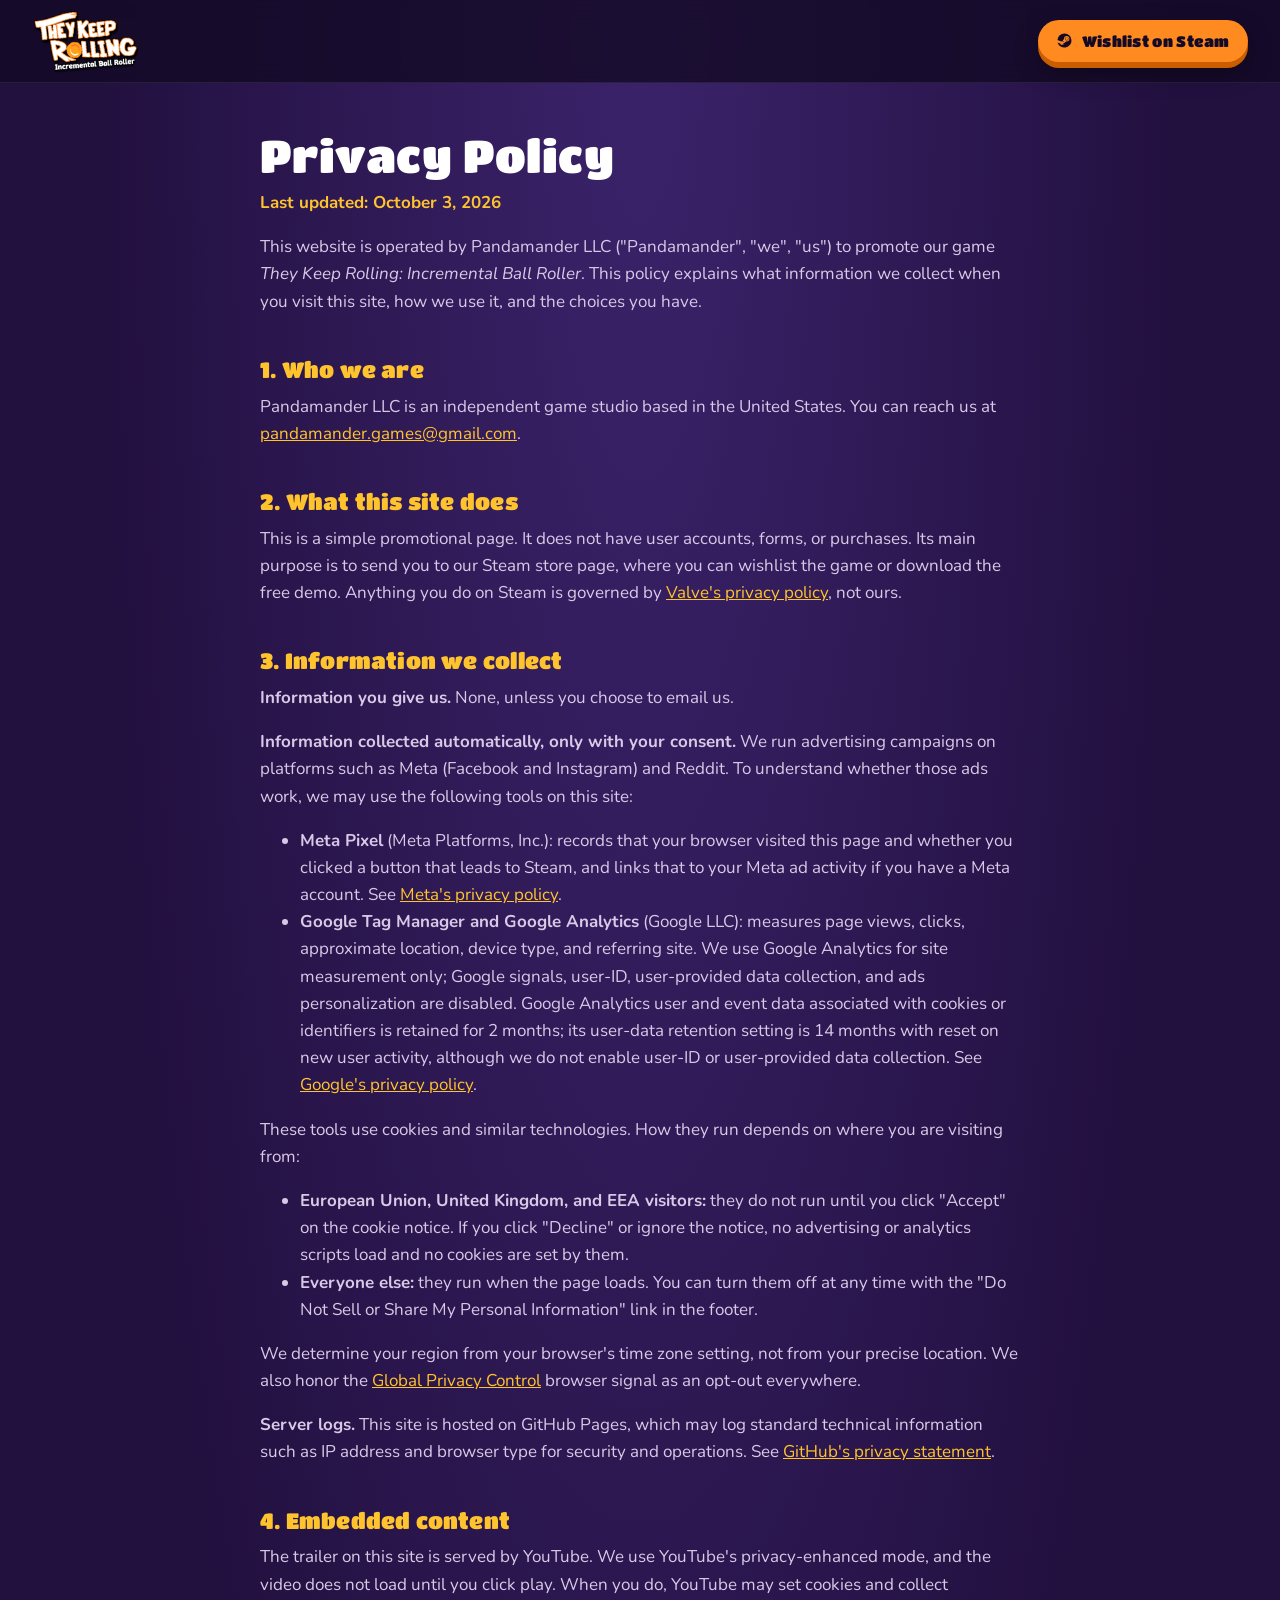
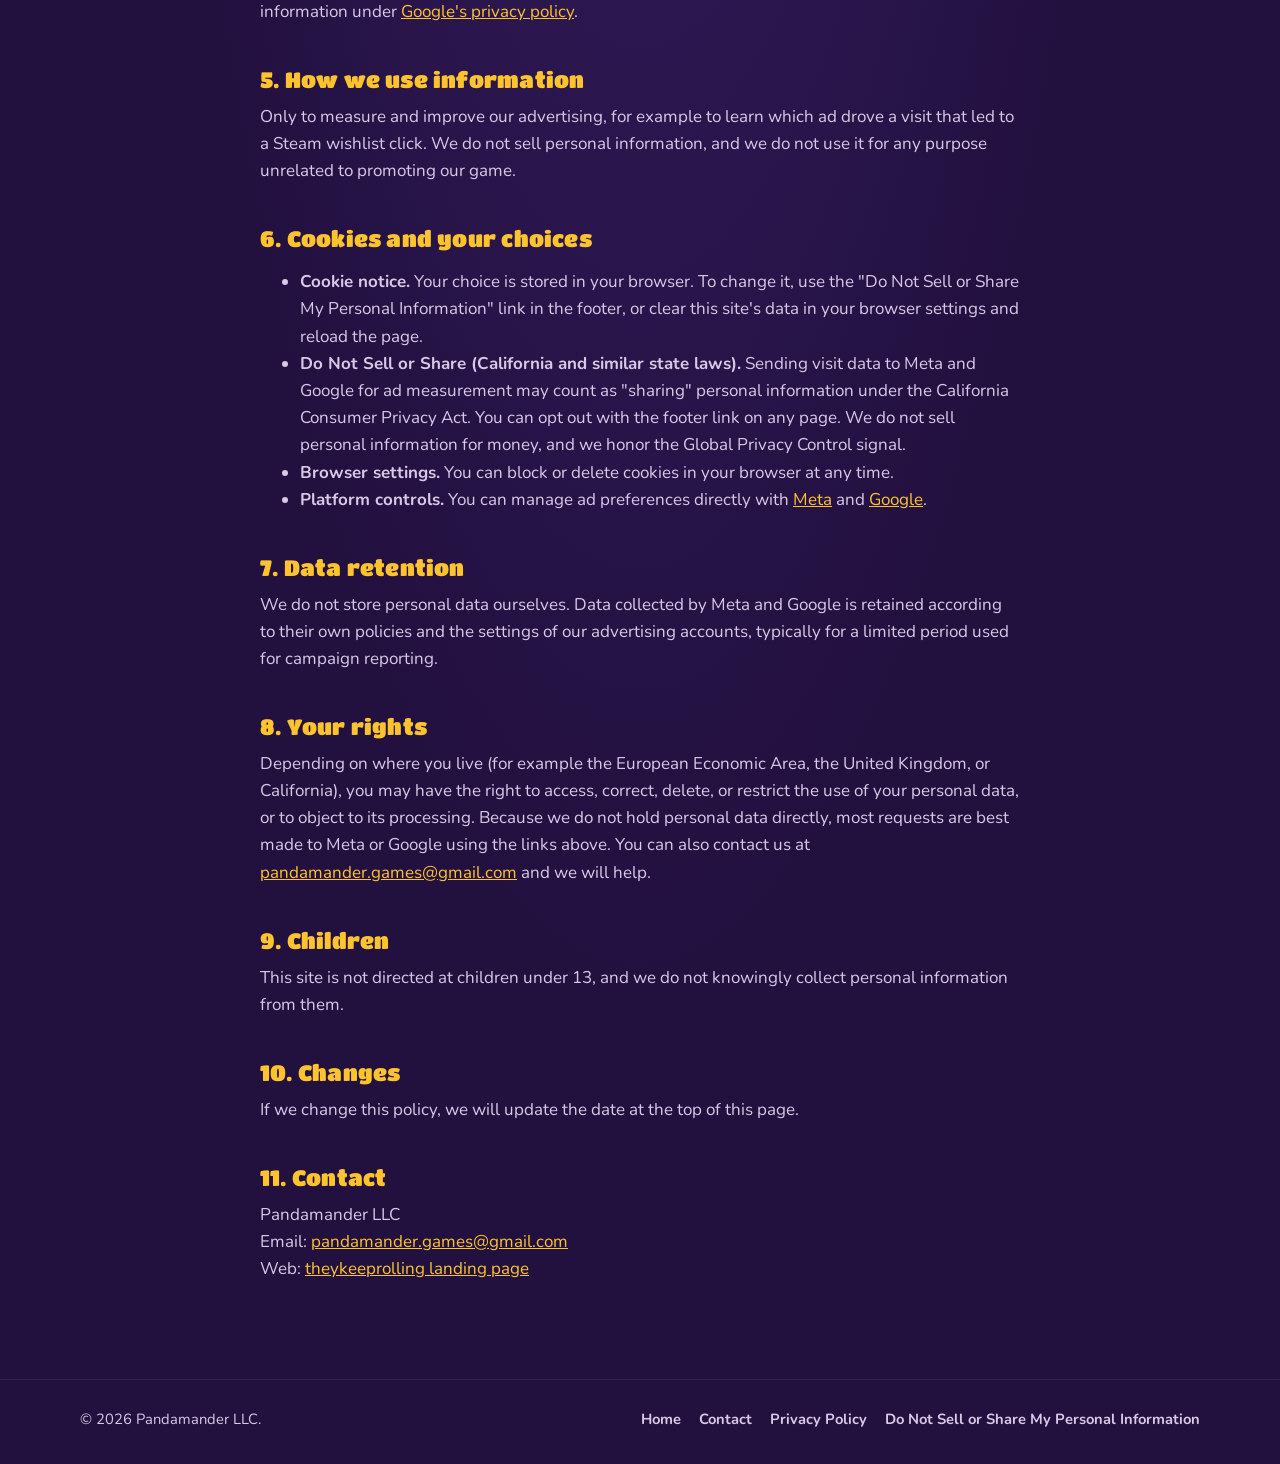
<file: privacy.html>
<!doctype html>
<html lang="en">
<head>
  <meta charset="utf-8">
  <meta name="viewport" content="width=device-width, initial-scale=1">
  <title>Privacy Policy | They Keep Rolling</title>
  <meta name="robots" content="noindex">
  <link rel="icon" href="assets/favicon.png" type="image/png">
  <link rel="preconnect" href="https://fonts.googleapis.com">
  <link rel="preconnect" href="https://fonts.gstatic.com" crossorigin>
  <link href="https://fonts.googleapis.com/css2?family=Titan+One&family=Nunito:wght@400;700;800&display=swap" rel="stylesheet">
  <link rel="stylesheet" href="styles.css">
  <style>
    .legal { width: min(760px, 92%); margin: 0 auto; padding: 48px 0 80px; }
    .legal h1 { font-family: var(--display); font-size: clamp(2rem, 5vw, 2.8rem); color: #fff; margin-bottom: .2em; }
    .legal h2 { font-size: 1.35rem; margin-top: 2em; color: var(--gold); text-shadow: none; }
    .legal p, .legal li { color: var(--cream-dim); }
    .legal .updated { color: var(--gold); font-weight: 700; }
    .legal a { color: var(--gold); }
  </style>
</head>
<body>
  <header class="topbar">
    <a class="topbar-brand" href="index.html"><img src="assets/logo.png" alt="They Keep Rolling" width="120" height="68"></a>
    <a class="btn btn-primary btn-small" href="https://store.steampowered.com/app/5122910/They_Keep_Rolling_Incremental_Ball_Roller/?utm_source=landing&utm_medium=web&utm_campaign=wishlist&utm_content=privacy" target="_blank" rel="noopener"><span class="steam-icon" aria-hidden="true"></span>Wishlist on Steam</a>
  </header>

  <main class="legal">
    <h1>Privacy Policy</h1>
    <p class="updated">Last updated: October 3, 2026</p>

    <p>This website is operated by Pandamander LLC ("Pandamander", "we", "us") to promote our game <em>They Keep Rolling: Incremental Ball Roller</em>. This policy explains what information we collect when you visit this site, how we use it, and the choices you have.</p>

    <h2>1. Who we are</h2>
    <p>Pandamander LLC is an independent game studio based in the United States. You can reach us at <a href="mailto:pandamander.games@gmail.com">pandamander.games@gmail.com</a>.</p>

    <h2>2. What this site does</h2>
    <p>This is a simple promotional page. It does not have user accounts, forms, or purchases. Its main purpose is to send you to our Steam store page, where you can wishlist the game or download the free demo. Anything you do on Steam is governed by <a href="https://store.steampowered.com/privacy_agreement/" target="_blank" rel="noopener">Valve's privacy policy</a>, not ours.</p>

    <h2>3. Information we collect</h2>
    <p><strong>Information you give us.</strong> None, unless you choose to email us.</p>
    <p><strong>Information collected automatically, only with your consent.</strong> We run advertising campaigns on platforms such as Meta (Facebook and Instagram) and Reddit. To understand whether those ads work, we may use the following tools on this site:</p>
    <ul>
      <li><strong>Meta Pixel</strong> (Meta Platforms, Inc.): records that your browser visited this page and whether you clicked a button that leads to Steam, and links that to your Meta ad activity if you have a Meta account. See <a href="https://www.facebook.com/privacy/policy/" target="_blank" rel="noopener">Meta's privacy policy</a>.</li>
      <li><strong>Google Tag Manager and Google Analytics</strong> (Google LLC): measures page views, clicks, approximate location, device type, and referring site. We use Google Analytics for site measurement only; Google signals, user-ID, user-provided data collection, and ads personalization are disabled. Google Analytics user and event data associated with cookies or identifiers is retained for 2 months; its user-data retention setting is 14 months with reset on new user activity, although we do not enable user-ID or user-provided data collection. See <a href="https://policies.google.com/privacy" target="_blank" rel="noopener">Google's privacy policy</a>.</li>
    </ul>
    <p>These tools use cookies and similar technologies. How they run depends on where you are visiting from:</p>
    <ul>
      <li><strong>European Union, United Kingdom, and EEA visitors:</strong> they do not run until you click "Accept" on the cookie notice. If you click "Decline" or ignore the notice, no advertising or analytics scripts load and no cookies are set by them.</li>
      <li><strong>Everyone else:</strong> they run when the page loads. You can turn them off at any time with the "Do Not Sell or Share My Personal Information" link in the footer.</li>
    </ul>
    <p>We determine your region from your browser's time zone setting, not from your precise location. We also honor the <a href="https://globalprivacycontrol.org/" target="_blank" rel="noopener">Global Privacy Control</a> browser signal as an opt-out everywhere.</p>
    <p><strong>Server logs.</strong> This site is hosted on GitHub Pages, which may log standard technical information such as IP address and browser type for security and operations. See <a href="https://docs.github.com/en/site-policy/privacy-policies/github-general-privacy-statement" target="_blank" rel="noopener">GitHub's privacy statement</a>.</p>

    <h2>4. Embedded content</h2>
    <p>The trailer on this site is served by YouTube. We use YouTube's privacy-enhanced mode, and the video does not load until you click play. When you do, YouTube may set cookies and collect information under <a href="https://policies.google.com/privacy" target="_blank" rel="noopener">Google's privacy policy</a>.</p>

    <h2>5. How we use information</h2>
    <p>Only to measure and improve our advertising, for example to learn which ad drove a visit that led to a Steam wishlist click. We do not sell personal information, and we do not use it for any purpose unrelated to promoting our game.</p>

    <h2>6. Cookies and your choices</h2>
    <ul>
      <li><strong>Cookie notice.</strong> Your choice is stored in your browser. To change it, use the "Do Not Sell or Share My Personal Information" link in the footer, or clear this site's data in your browser settings and reload the page.</li>
      <li><strong>Do Not Sell or Share (California and similar state laws).</strong> Sending visit data to Meta and Google for ad measurement may count as "sharing" personal information under the California Consumer Privacy Act. You can opt out with the footer link on any page. We do not sell personal information for money, and we honor the Global Privacy Control signal.</li>
      <li><strong>Browser settings.</strong> You can block or delete cookies in your browser at any time.</li>
      <li><strong>Platform controls.</strong> You can manage ad preferences directly with <a href="https://www.facebook.com/adpreferences/" target="_blank" rel="noopener">Meta</a> and <a href="https://adssettings.google.com/" target="_blank" rel="noopener">Google</a>.</li>
    </ul>

    <h2>7. Data retention</h2>
    <p>We do not store personal data ourselves. Data collected by Meta and Google is retained according to their own policies and the settings of our advertising accounts, typically for a limited period used for campaign reporting.</p>

    <h2>8. Your rights</h2>
    <p>Depending on where you live (for example the European Economic Area, the United Kingdom, or California), you may have the right to access, correct, delete, or restrict the use of your personal data, or to object to its processing. Because we do not hold personal data directly, most requests are best made to Meta or Google using the links above. You can also contact us at <a href="mailto:pandamander.games@gmail.com">pandamander.games@gmail.com</a> and we will help.</p>

    <h2>9. Children</h2>
    <p>This site is not directed at children under 13, and we do not knowingly collect personal information from them.</p>

    <h2>10. Changes</h2>
    <p>If we change this policy, we will update the date at the top of this page.</p>

    <h2>11. Contact</h2>
    <p>Pandamander LLC<br>Email: <a href="mailto:pandamander.games@gmail.com">pandamander.games@gmail.com</a><br>Web: <a href="index.html">theykeeprolling landing page</a></p>
  </main>

  <footer class="footer">
    <div class="wrap footer-inner">
      <p>&copy; 2026 Pandamander LLC.</p>
      <nav class="footer-links">
        <a href="index.html">Home</a>
        <a href="mailto:pandamander.games@gmail.com">Contact</a>
        <a href="privacy.html">Privacy Policy</a>
        <a href="#" class="js-do-not-sell">Do Not Sell or Share My Personal Information</a>
      </nav>
    </div>
  </footer>
  <script src="script.js?v=web05-0e1bf41" defer></script>
</body>
</html>
</file>
<file: styles.css>
/* They Keep Rolling landing page
   Palette pulled from the key art: deep purple starburst, orange/gold coins,
   red cabinet, teal screen, cream text. */

:root {
  --purple-deep: #22103f;
  --purple: #3a1f6b;
  --purple-light: #5a3aa0;
  --orange: #ff8a1f;
  --orange-dark: #c95d00;
  --gold: #ffc42d;
  --red: #d0392c;
  --teal: #3fd0d0;
  --cream: #fff6e8;
  --cream-dim: #d9c9e6;
  --ink: #140a26;
  --display: "Titan One", "Arial Black", Impact, sans-serif;
  --body: "Nunito", system-ui, -apple-system, "Segoe UI", sans-serif;
  --radius: 14px;
  --shadow-chunky: 0 6px 0 var(--orange-dark), 0 10px 24px rgba(0,0,0,.35);
}

* { box-sizing: border-box; }
[hidden] { display: none !important; }
html { scroll-behavior: smooth; }
body {
  margin: 0;
  font-family: var(--body);
  font-size: 17px;
  line-height: 1.6;
  color: var(--cream);
  background: var(--purple-deep)
    radial-gradient(ellipse at 50% 0%, rgba(90,58,160,.45) 0%, rgba(34,16,63,0) 60%) no-repeat;
}
img { max-width: 100%; height: auto; display: block; }
a { color: var(--gold); }
h1, h2, h3 { font-family: var(--display); font-weight: 400; letter-spacing: .01em; line-height: 1.1; margin: 0 0 .5em; }
h2 { font-size: clamp(1.9rem, 4.5vw, 3rem); color: #fff; text-shadow: 0 4px 0 rgba(0,0,0,.35); }
h3 { font-size: 1.35rem; color: var(--gold); }
p { margin: 0 0 1em; }

.wrap { width: min(1120px, 92%); margin: 0 auto; }
.wrap.narrow { width: min(860px, 92%); }
.center { text-align: center; }
.section { padding: clamp(56px, 8vw, 96px) 0; }

/* ---------- Buttons ---------- */
.btn {
  display: inline-flex; align-items: center; gap: .55em;
  font-family: var(--display); font-size: 1.05rem; letter-spacing: .02em;
  text-decoration: none; border: 0; cursor: pointer; border-radius: 999px;
  padding: .85em 1.6em; transition: transform .12s ease, box-shadow .12s ease, background .12s ease;
  white-space: nowrap;
}
.btn-primary { background: var(--orange); color: var(--ink); box-shadow: var(--shadow-chunky); }
.btn-primary:hover { background: var(--gold); transform: translateY(-2px); box-shadow: 0 8px 0 var(--orange-dark), 0 14px 28px rgba(0,0,0,.4); }
.btn-primary:active { transform: translateY(3px); box-shadow: 0 3px 0 var(--orange-dark); }
.btn-secondary { background: rgba(255,255,255,.08); color: #fff; border: 2px solid rgba(255,255,255,.55); }
.btn-secondary:hover { background: rgba(255,255,255,.16); border-color: #fff; transform: translateY(-2px); }
.btn-ghost { background: transparent; color: var(--cream); border: 2px solid rgba(255,255,255,.35); }
.btn-ghost:hover { border-color: #fff; }
.btn-big { font-size: clamp(1.1rem, 2.4vw, 1.4rem); padding: .9em 1.9em; }
.btn-small { font-size: .95rem; padding: .6em 1.2em; }

.steam-icon {
  width: 1.15em; height: 1.15em; flex: none;
  background: currentColor;
  -webkit-mask: url("data:image/svg+xml;utf8,<svg xmlns='http://www.w3.org/2000/svg' viewBox='0 0 24 24'><path d='M12 2a10 10 0 0 0-9.97 9.2l5.36 2.22a2.83 2.83 0 0 1 1.6-.49l2.38-3.46v-.05a3.77 3.77 0 1 1 3.77 3.77h-.09l-3.4 2.43a2.83 2.83 0 0 1-5.6.61l-3.83-1.58A10 10 0 1 0 12 2zm-3.3 15.2l-1.23-.51a2.13 2.13 0 0 0 3.9-.51 2.13 2.13 0 0 0-1.16-2.77l-1.27-.53a1.9 1.9 0 0 1 2.5 1.02 1.9 1.9 0 0 1-.99 2.5l-1.75.8zm6.44-5.27a2.52 2.52 0 1 1 0-5.04 2.52 2.52 0 0 1 0 5.04zm0-4.41a1.89 1.89 0 1 0 0 3.78 1.89 1.89 0 0 0 0-3.78z'/></svg>") center / contain no-repeat;
          mask: url("data:image/svg+xml;utf8,<svg xmlns='http://www.w3.org/2000/svg' viewBox='0 0 24 24'><path d='M12 2a10 10 0 0 0-9.97 9.2l5.36 2.22a2.83 2.83 0 0 1 1.6-.49l2.38-3.46v-.05a3.77 3.77 0 1 1 3.77 3.77h-.09l-3.4 2.43a2.83 2.83 0 0 1-5.6.61l-3.83-1.58A10 10 0 1 0 12 2zm-3.3 15.2l-1.23-.51a2.13 2.13 0 0 0 3.9-.51 2.13 2.13 0 0 0-1.16-2.77l-1.27-.53a1.9 1.9 0 0 1 2.5 1.02 1.9 1.9 0 0 1-.99 2.5l-1.75.8zm6.44-5.27a2.52 2.52 0 1 1 0-5.04 2.52 2.52 0 0 1 0 5.04zm0-4.41a1.89 1.89 0 1 0 0 3.78 1.89 1.89 0 0 0 0-3.78z'/></svg>") center / contain no-repeat;
}

/* ---------- Top bar ---------- */
.topbar {
  position: sticky; top: 0; z-index: 50;
  display: flex; align-items: center; gap: 24px;
  padding: 10px clamp(14px, 3vw, 32px);
  background: rgba(20,10,38,.82); backdrop-filter: blur(10px); -webkit-backdrop-filter: blur(10px);
  border-bottom: 1px solid rgba(255,255,255,.08);
}
.topbar-brand img { width: 110px; height: auto; filter: drop-shadow(0 2px 0 rgba(0,0,0,.4)); }
.topbar-nav { display: flex; gap: 22px; margin-left: 6px; }
.topbar-nav a { color: var(--cream-dim); text-decoration: none; font-weight: 700; font-size: .95rem; }
.topbar-nav a:hover { color: #fff; }
.topbar .btn { margin-left: auto; }

/* ---------- Hero ---------- */
.hero {
  position: relative; isolation: isolate;
  min-height: min(88vh, 820px);
  display: grid; place-items: center;
  padding: clamp(40px, 7vw, 90px) 20px;
  background: url("assets/hero-1920.jpg") center / cover no-repeat var(--purple);
  text-align: center;
}
.hero::before {
  content: ""; position: absolute; inset: 0; z-index: -1;
  background:
    radial-gradient(ellipse at 50% 40%, rgba(20,10,38,.15) 0%, rgba(20,10,38,.55) 55%, rgba(20,10,38,.9) 100%),
    linear-gradient(to bottom, rgba(20,10,38,.35), rgba(34,16,63,.95));
}
.hero-inner { width: min(860px, 100%); }
.hero-logo { width: min(640px, 92vw); margin: 0 auto 12px; filter: drop-shadow(0 10px 22px rgba(0,0,0,.55)); }
.hero-tagline {
  font-family: var(--display); font-size: clamp(1.4rem, 3.6vw, 2.3rem);
  color: #fff; line-height: 1.15; margin: 0 0 14px; text-shadow: 0 4px 0 rgba(0,0,0,.4);
}
.hero-sub { font-size: clamp(1rem, 1.9vw, 1.2rem); color: var(--cream); max-width: 640px; margin: 0 auto 26px; text-shadow: 0 2px 8px rgba(0,0,0,.6); }
.hero-ctas { display: flex; flex-wrap: wrap; gap: 14px; justify-content: center; }
.hero-meta { margin: 20px 0 0; font-weight: 700; color: var(--gold); text-shadow: 0 2px 6px rgba(0,0,0,.6); }
.hero-meta .dot { color: var(--cream-dim); margin: 0 .4em; }

/* ---------- Pitch ---------- */
.two-col { display: grid; grid-template-columns: 1fr 1.15fr; gap: clamp(28px, 5vw, 64px); align-items: center; }
.pitch-media img {
  width: 100%; border-radius: var(--radius);
  border: 4px solid rgba(255,255,255,.08);
  box-shadow: 0 18px 40px rgba(0,0,0,.5), 0 0 0 1px rgba(255,255,255,.06);
}
.pitch-copy p { font-size: 1.08rem; color: var(--cream-dim); }
.pitch-copy p:first-of-type { color: var(--cream); }

/* ---------- Features ---------- */
.features { padding-top: 0; }
.cards { display: grid; grid-template-columns: repeat(4, 1fr); gap: 18px; }
.card {
  background: linear-gradient(180deg, rgba(255,255,255,.07), rgba(255,255,255,.03));
  border: 1px solid rgba(255,255,255,.1); border-radius: var(--radius);
  padding: 24px 22px; transition: transform .15s ease, border-color .15s ease;
}
.card:hover { transform: translateY(-4px); border-color: rgba(255,196,45,.5); }
.card-icon { font-size: 2rem; line-height: 1; margin-bottom: 12px; }
.card p { margin: 0; color: var(--cream-dim); font-size: .98rem; }

/* ---------- Trailer ---------- */
.trailer h2, .screens h2, .details h2 { text-align: center; margin-bottom: 28px; }
.video-facade {
  position: relative; aspect-ratio: 16 / 9; border-radius: var(--radius); overflow: hidden;
  cursor: pointer; background: #000; box-shadow: 0 18px 40px rgba(0,0,0,.5);
  border: 4px solid rgba(255,255,255,.08);
}
.video-facade img { width: 100%; height: 100%; object-fit: cover; opacity: .85; transition: opacity .2s; }
.video-facade:hover img { opacity: 1; }
.video-facade iframe { position: absolute; inset: 0; width: 100%; height: 100%; border: 0; }
.play-button {
  position: absolute; inset: 0; margin: auto; width: 96px; height: 96px; border-radius: 50%;
  background: var(--orange); box-shadow: 0 6px 0 var(--orange-dark), 0 12px 30px rgba(0,0,0,.5);
  transition: transform .15s;
}
.play-button::after {
  content: ""; position: absolute; left: 38px; top: 28px;
  border-left: 32px solid var(--ink); border-top: 20px solid transparent; border-bottom: 20px solid transparent;
}
.video-facade:hover .play-button { transform: scale(1.06); }

/* ---------- Screenshots ---------- */
.screen-grid { display: grid; grid-template-columns: repeat(6, 1fr); gap: 14px; }
.screen-grid a { display: block; border-radius: 10px; overflow: hidden; border: 3px solid rgba(255,255,255,.08); transition: transform .15s, border-color .15s; }
.screen-grid a:hover { transform: translateY(-3px); border-color: var(--gold); }
.screen-grid a:nth-child(1) { grid-column: span 3; }
.screen-grid a:nth-child(2) { grid-column: span 3; }
.screen-grid a:nth-child(n+3) { grid-column: span 2; }
.screen-grid img { width: 100%; aspect-ratio: 16 / 9; object-fit: cover; }

/* ---------- Details ---------- */
.detail-grid {
  display: grid; grid-template-columns: repeat(3, 1fr); gap: 14px; margin: 0 0 22px;
}
.detail-grid > div {
  background: rgba(255,255,255,.05); border: 1px solid rgba(255,255,255,.1);
  border-radius: 12px; padding: 16px 18px;
}
.detail-grid dt { font-size: .8rem; letter-spacing: .12em; text-transform: uppercase; color: var(--gold); font-weight: 800; }
.detail-grid dd { margin: 4px 0 0; font-weight: 700; color: #fff; }
.details-note { text-align: center; color: var(--cream-dim); font-size: .98rem; }

/* ---------- Final CTA ---------- */
.final-cta {
  background:
    radial-gradient(ellipse at 50% 100%, rgba(255,138,31,.22), rgba(34,16,63,0) 60%),
    url("assets/page-bg.jpg") center / cover no-repeat;
  position: relative; isolation: isolate;
}
.final-cta::before { content: ""; position: absolute; inset: 0; z-index: -1; background: rgba(34,16,63,.82); }
.final-cta p { color: var(--cream); max-width: 560px; margin: 0 auto 26px; }

/* ---------- Footer ---------- */
.footer { border-top: 1px solid rgba(255,255,255,.08); padding: 28px 0 32px; font-size: .92rem; color: var(--cream-dim); }
.footer-inner { display: flex; flex-wrap: wrap; align-items: center; justify-content: space-between; gap: 12px 24px; }
.footer-inner p { margin: 0; }
.footer-links { display: flex; flex-wrap: wrap; gap: 18px; }
.footer-links a { color: var(--cream-dim); text-decoration: none; font-weight: 700; }
.footer-links a:hover { color: #fff; }
.footer-fine { width: 100%; font-size: .8rem; opacity: .7; }

/* ---------- Consent banner ---------- */
.consent[hidden] { display: none; }
.consent {
  position: fixed; left: 16px; right: 16px; bottom: 16px; z-index: 60;
  max-width: 720px; margin: 0 auto;
  background: #fff; color: var(--ink); border-radius: 14px; padding: 16px 18px;
  box-shadow: 0 16px 40px rgba(0,0,0,.5);
  display: flex; flex-wrap: wrap; align-items: center; gap: 12px 18px;
}
.consent p { margin: 0; flex: 1 1 320px; font-size: .95rem; }
.consent a { color: var(--purple-light); }
.consent-actions { display: flex; gap: 10px; }
.consent .btn-ghost { color: var(--ink); border-color: rgba(0,0,0,.25); }

/* ---------- Lightbox ---------- */
.lightbox { border: 0; padding: 0; background: transparent; max-width: 92vw; max-height: 92vh; }
.lightbox::backdrop { background: rgba(10,4,20,.9); }
.lightbox img { max-width: 92vw; max-height: 86vh; border-radius: 10px; box-shadow: 0 20px 60px rgba(0,0,0,.6); }
.lightbox-close {
  position: fixed; top: 14px; right: 18px; width: 44px; height: 44px; border-radius: 50%;
  border: 0; background: var(--orange); color: var(--ink); font-size: 1.6rem; cursor: pointer;
  box-shadow: 0 4px 0 var(--orange-dark);
}

/* ---------- Responsive ---------- */
@media (max-width: 960px) {
  .cards { grid-template-columns: repeat(2, 1fr); }
  .screen-grid a:nth-child(n) { grid-column: span 3; }
  .detail-grid { grid-template-columns: repeat(2, 1fr); }
}
@media (max-width: 720px) {
  body { font-size: 16px; }
  .topbar { gap: 12px; padding: 8px 12px; }
  .topbar-nav { display: none; }
  .topbar-brand img { width: 84px; }
  .topbar .btn-small { font-size: .85rem; padding: .55em 1em; }
  .hero { min-height: 0; background-position: 50% 45%; }
  .hero-logo { width: min(420px, 94vw); }
  .hero-ctas .btn { width: 100%; justify-content: center; }
  .two-col { grid-template-columns: 1fr; }
  .cards { grid-template-columns: 1fr; }
  .screen-grid { grid-template-columns: 1fr; gap: 12px; }
  .screen-grid a:nth-child(n) { grid-column: auto; }
  .detail-grid { grid-template-columns: 1fr 1fr; gap: 10px; }
  .detail-grid > div { padding: 12px 14px; }
  .footer-inner { flex-direction: column; align-items: flex-start; }
  .consent { left: 10px; right: 10px; bottom: 10px; }
}
@media (prefers-reduced-motion: reduce) {
  html { scroll-behavior: auto; }
  .btn, .card, .screen-grid a, .play-button { transition: none; }
}
</file>
